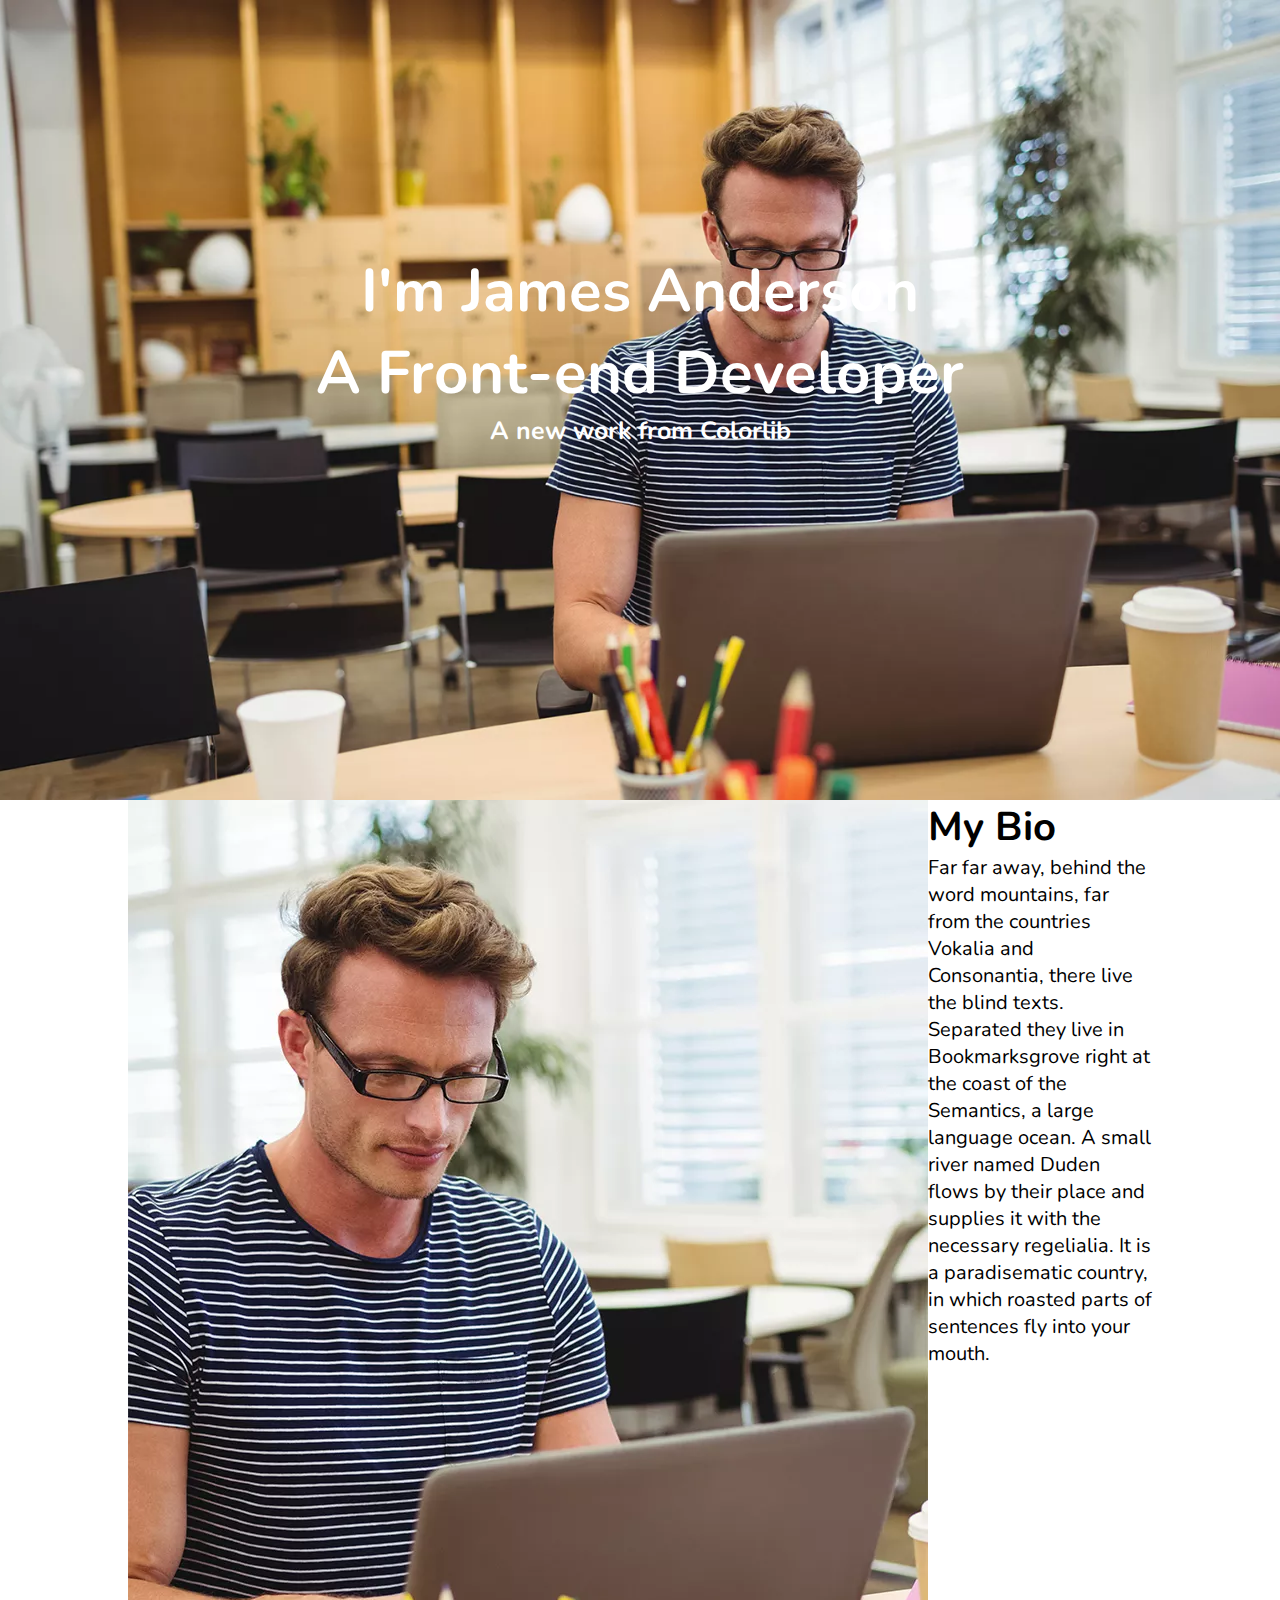
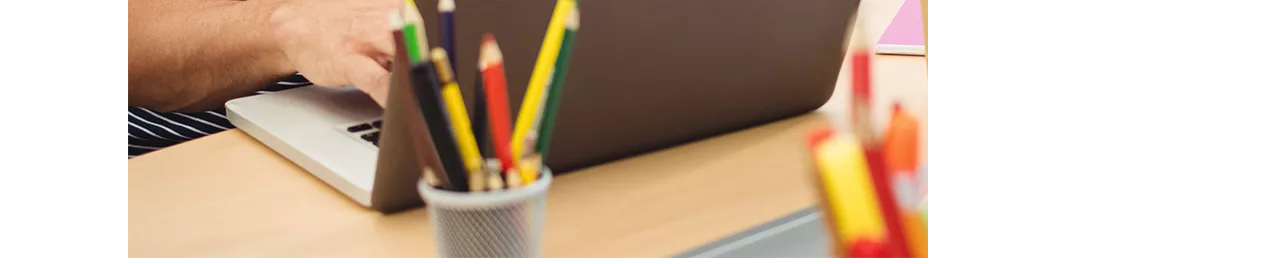
<file: index.html>
<!DOCTYPE html>
<html>
  <head>
    <link rel="preconnect" href="https://fonts.gstatic.com" />
    <link
      href="https://fonts.googleapis.com/css2?family=Nunito:ital,wght@0,300;0,600;0,700;1,200&display=swap"
      rel="stylesheet"
    />
    <link rel="stylesheet" href="css/css.css" type="text/css" />
    <title>Page Title</title>
  </head>
  <body>
    <div class="menu">
        <ul></ul>
    </div>
    <div class="start">
      <div class="text">
        <h1>
          I'm James Anderson<br />
          A Front-end Developer
        </h1>
        <h2 style="font-size: 25px">A new work from Colorlib</h2>
      </div>
    </div>
    <div class="container">
      <div class="d-flex">
        <div>
          <img src="image/az.jpg" alt="" />
        </div>
        <div>
          <h1 style="font-size: 40px">My Bio</h1>
          <p style="font-size: 20px">
            Far far away, behind the word mountains, far from the countries
            Vokalia and Consonantia, there live the blind texts. Separated they
            live in Bookmarksgrove right at the coast of the Semantics, a large
            language ocean. A small river named Duden flows by their place and
            supplies it with the necessary regelialia. It is a paradisematic
            country, in which roasted parts of sentences fly into your mouth.
          </p>
        </div>
      </div>
    </div>
  </body>
</html>
</file>
<file: latest website/index.html>
<!DOCTYPE html>
<html lang="en">

<head>
    <meta charset="UTF-8">
    <meta name="viewport" content="width=device-width, initial-scale=1.0">
    <title>Document</title>
    <link href="./css/bootstrap-4.5.3-dist/css/bootstrap.css" rel="stylesheet">
    <link rel="stylesheet" href="../latest website/css/index.css">
</head>

<body>
    <nav class="navbar navbar-light bg-light">
        <div class="container-fluid">
            <a class="navbar-brand" href="#">Default</a>
        </div>
    </nav>
</body>

</html>
</file>
<file: css/css.css>
* {
  margin: 0px;
  padding: 0px;
}
.start {
  height: 800px;
  width: 100%;
  background-image: url("../image/as.jpg");
  background-position: center;
  background-repeat: no-repeat;
  background-attachment: fixed;
  background-size: cover;
}
.text {
  padding-top: 250px;
  text-align: center;
  font-size: 30px;
  color: white;
  font-family: "Nunito", sans-serif;
}
.center {
  margin: 0px auto;
  height: 300px;
  width: 80%;
  font-family: "Nunito", sans-serif;
}
.container { 
  width: 80%;
  margin: 0 auto;
  font-family: "Nunito", sans-serif;
}
.d-flex {
    font-family: "Nunito", sans-serif;
  display: flex;
}
</file>
<file: latest website/css/index.css>
.bd-navbar {
    padding: .75rem 0;
    background-color: #7952b3;
}

.white {
    color: white;
}

.btn-bd-download {
    font-weight: 600;
    color: #ffe484;
    border-color: #ffe484;
}

.social-icon li i {
    margin: 0.5rem;
}

ul li a {
    color: white;
}

.h400px {
    height: 600px;
    object-fit: cover;
}

.blue {
    color: cornflowerblue;
}

.list-none {
    list-style: none;
    display: flex;
    flex-direction: row;
}

.text-p-l {
    position: absolute;
    right: 67%;
    bottom: 200px;
    left: 4%;
    z-index: 10;
    padding-top: 20px;
    padding-bottom: 20px;
    color: #fff;
    text-align: left;
}

.text-p-r {
    position: absolute;
    right: 4%;
    bottom: 200px;
    left: 63%;
    z-index: 10;
    padding-top: 20px;
    padding-bottom: 20px;
    color: #fff;
    text-align: right;
}

h1 {
    font-size: 50px;
    color: mintcream;
}

.text-p-c {
    position: absolute;
    right: -11%;
    bottom: 243px;
    left: 23%;
    z-index: 10;
    padding-top: 20px;
    padding-bottom: 20px;
    color: #fff;
    text-align: center;
    width: 50%;
}

p {
    font-size: 18px;
    color: mintcream
}

.btn-secondary {
    background-color: transparent;
    color: white;
    border: 1px solid mintcream;
    width: 100px;
}

.carousel-indicators li {
    background-color: rebeccapurple;
}
</file>
